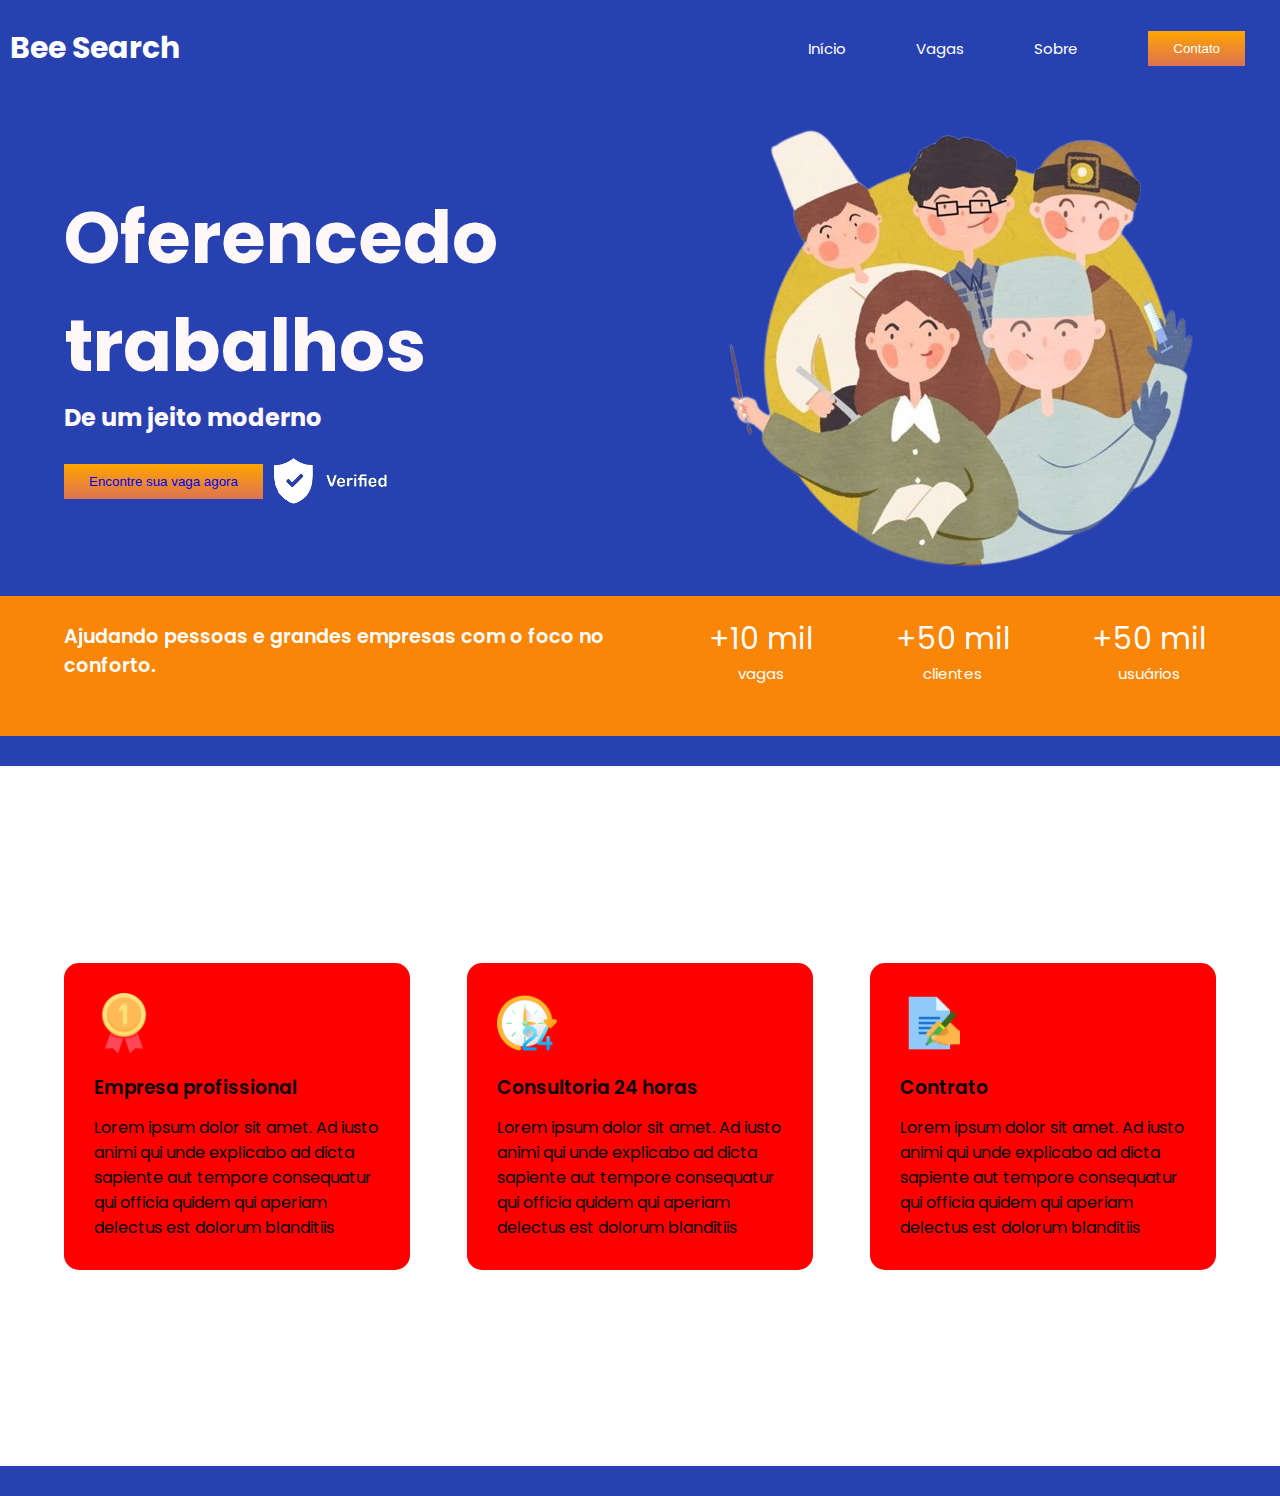
<file: index.html>
<!DOCTYPE html>
<html lang="pt-BR">

<head>
    <meta charset="UTF-8">
    <meta name="viewport" content="width=device-width, initial-scale=1.0">
    <title>Bee Search</title>
    <link rel="stylesheet" href="styles.css">
    <link href="https://fonts.googleapis.com/css2?family=Roboto:wght@400;700&display=swap" rel="stylesheet">
    <link rel="shortcut icon" href="img/logo.ico" type="image/x-icon">
</head>
<body>
    <div class="background-verde">
        <header>
            <nav>
                <div class="logo">
                    <a href="index.html">Bee Search</a>
                </div>
                <ul class="ul">
                    <li><a href="#">Início</a></li>
                    <li><a href="vagas.html">Vagas</a></li>
                    <li><a href="#">Sobre</a></li>
                    <li><a href="#"> <button class="btn-gradient">Contato</button></a></li>
                </ul>
                <div class="menu-icon">
                <img src="img/menu.png" alt="icone de menu">
                </div>
            </nav>
    </div>
    <main>
        <div div class="main-img">
            <div class="container">
                <div class="main-text">
                    <h1>Oferencedo trabalhos</h1>
                    <h2>De um jeito moderno</h2>
                    <div>
                        <button class="btn-gradient"><a href="vagas.html">Encontre sua vaga agora</a></button>
                        <img src="img/verificado.png" alt="Verificado">
                    </div>
                </div>
                <img src="img/imagem.png" alt="homens sorrindo">
            </div>
                
        </div>
    </div>
    <section class="resultados">
        <div class="container">
            <div class="resultados-text">
                Ajudando pessoas e grandes empresas com o foco no conforto.
            </div>
            <div class="resultados-numero">
                <p>
                    <span>+10 mil</span> <br>
                    vagas
                </p>
                <p>
                    <span>+50 mil</span> <br>
                    clientes
                </p>
                <p>
                    <span>+50 mil</span> <br>
                    usuários
                </p>
            </div>
        </div>
    </section>
    <section class="diferenciais">
        <div class="container">
            <div class="card">
                <img src="img/medal.png" alt="medalha">
                <h3 class="titulo">Empresa profissional</h3>
                <p>
                    Lorem ipsum dolor sit amet. Ad iusto animi qui unde explicabo 
                    ad dicta sapiente aut tempore consequatur qui officia quidem qui 
                    aperiam delectus est dolorum blanditiis
                </p>
            </div>
            <div class="card">
                <img src="img/24h.png" alt="24 horas">
                <h3 class="titulo"> Consultoria 24 horas</h3>
                <p>
                    Lorem ipsum dolor sit amet. Ad iusto animi qui unde explicabo 
                    ad dicta sapiente aut tempore consequatur qui officia quidem qui
                    aperiam delectus est dolorum blanditiis
                </p>
            </div>
            <div class="card">
                <img src="img/contrato.png" alt="Contrato">
                <h3 class="titulo"> Contrato</h3>
                <p>
                    Lorem ipsum dolor sit amet. Ad iusto animi qui unde explicabo 
                    ad dicta sapiente aut tempore consequatur qui officia quidem qui
                    aperiam delectus est dolorum blanditiis
                </p>
            </div>
        </div>
    </section>
</main>
<script src="main.js"></script>
</header>
</body>
</html>
</file>
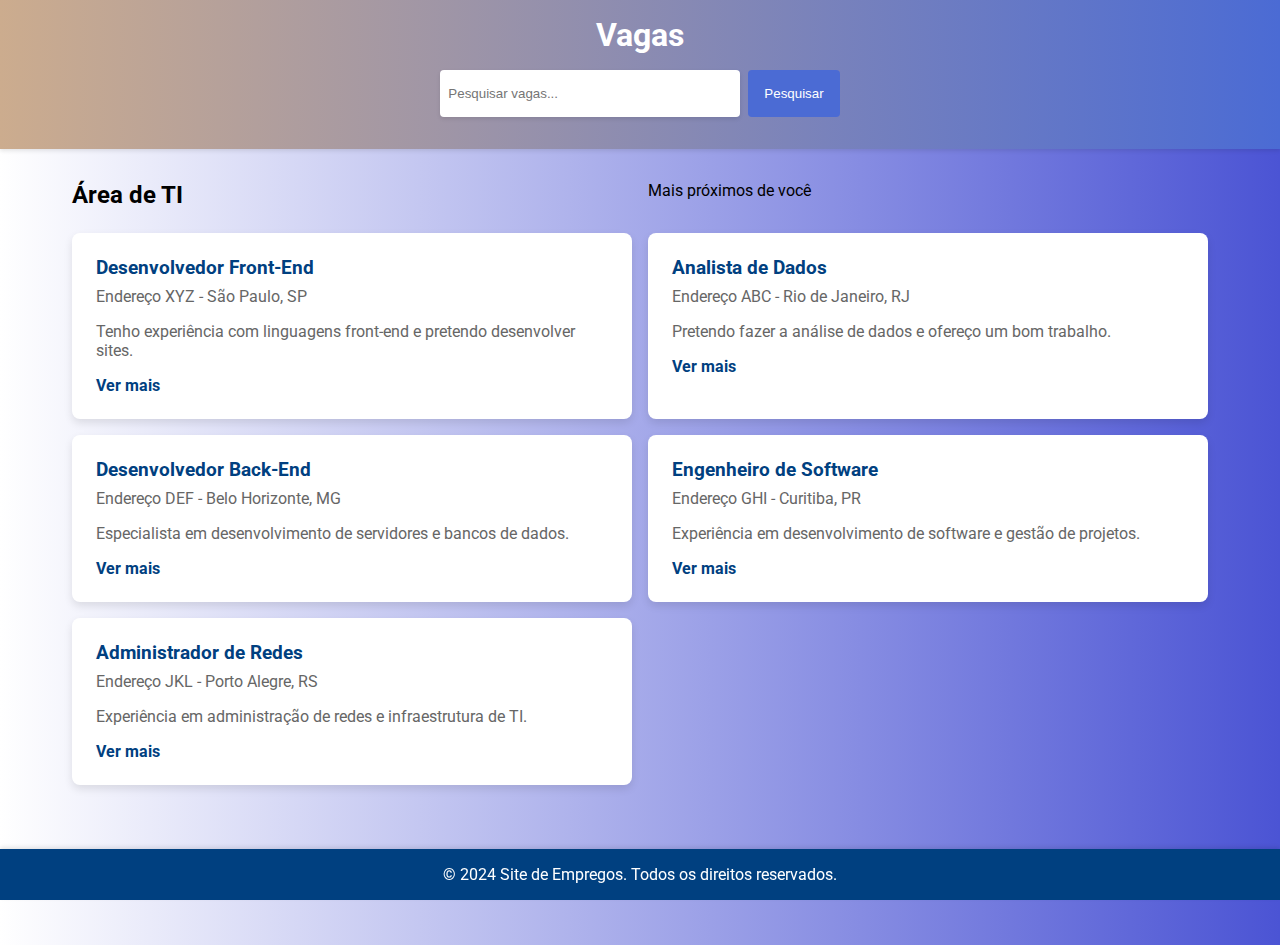
<file: vagas.html>
<!DOCTYPE html>
<html lang="pt-BR">
<head>
    <meta charset="UTF-8">
    <meta name="viewport" content="width=device-width, initial-scale=1.0">
    <title>Site de Empregos</title>
    <link rel="stylesheet" href="styles.css">
    <link href="https://fonts.googleapis.com/css2?family=Roboto:wght@400;700&display=swap" rel="stylesheet">
    <style>
        body {
            font-family: 'Roboto', sans-serif;
            margin: 0;
            padding: 0;
            background-color: #f0f2f5;
            background: linear-gradient(to right, #ffffff, #4b54d4);
        }

        header {
            background: linear-gradient(to right, #ccac8e, #4b6bd4);
            color: #fff;
            padding: 1rem 0;
            text-align: center;
            box-shadow: 0 2px 4px rgba(0, 0, 0, 0.1);
        }

        nav ul {
            list-style: none;
            padding: 0;
            display: flex;
            justify-content: center;
            margin: 0;
        }

        nav ul li {
            margin: 0 1rem;
        }

        nav ul li a {
            color: #fff;
            text-decoration: none;
            font-weight: bold;
            transition: color 0.3s;
        }

        nav ul li a:hover {
            color: #ffcc00;
        }

        .search-bar {
            margin: 1rem 0;
            display: flex;
            justify-content: center;
        }

        .search-bar input[type="text"] {
            width: 300px;
            padding: 0.5rem;
            border: none;
            border-radius: 4px;
            box-shadow: 0 2px 4px rgba(0, 0, 0, 0.1);
        }

        .search-bar button {
            padding: 1.0rem 1rem;
            border: none;
            border-radius: 4px;
            margin-left: 0.5rem;
            background-color: #4b6bd4;
            color: #fff;
            cursor: pointer;
            transition: background-color 0.3s;
        }

        .search-bar button:hover {
            background-color: #3a4fa3;
        }

        main {
            padding: 2rem;
            max-width: 1200px;
            margin: 0 auto;
            padding-bottom: 10rem; 
        }

        .job-listings {
            display: grid;
            grid-template-columns: repeat(2, 1fr);
            gap: 1rem;
        }

        .job-listings h2, .job-listings p {
            margin: 0;
            padding-bottom: 0.5rem;
        }

        .job {
            background-color: #fff;
            padding: 1.5rem;
            border-radius: 8px;
            box-shadow: 0 4px 8px rgba(0, 0, 0, 0.1);
            transition: transform 0.3s, box-shadow 0.3s;
        }

        .job:hover {
            transform: translateY(-5px);
            box-shadow: 0 6px 12px rgba(0, 0, 0, 0.15);
        }

        .job h3 {
            margin: 0;
            color: #004080;
        }

        .job p {
            margin: 0.5rem 0;
            color: #666;
        }

        .job a {
            margin-top: 1rem;
            color: #004080;
            text-decoration: none;
            font-weight: bold;
            transition: color 0.3s;
        }

        .job a:hover {
            color: #ffcc00;
        }

        footer {
            background-color: #004080;
            color: #fff;
            text-align: center;
            padding: 1rem 0;
            position: fixed;
            width: 100%;
            bottom: 0;
            box-shadow: 0 -2px 4px rgba(0, 0, 0, 0.1);
        }
    </style>
</head>
<body>
    <header>
        <h1>Vagas</h1>
        <div class="search-bar">
            <input type="text" id="searchInput" placeholder="Pesquisar vagas...">
            <button onclick="searchJobs()">Pesquisar</button>
        </div>
    </header>
    <main>
        <section class="job-listings">
            <h2>Área de TI</h2>
            <p>Mais próximos de você</p>
            <article class="job">
                <h3>Desenvolvedor Front-End</h3>
                <p>Endereço XYZ - São Paulo, SP</p>
                <p>Tenho experiência com linguagens front-end e pretendo desenvolver sites.</p>
                <a href="#">Ver mais</a>
            </article>
            <article class="job">
                <h3>Analista de Dados</h3>
                <p>Endereço ABC - Rio de Janeiro, RJ</p>
                <p>Pretendo fazer a análise de dados e ofereço um bom trabalho.</p>
                <a href="#">Ver mais</a>
            </article>
            <article class="job">
                <h3>Desenvolvedor Back-End</h3>
                <p>Endereço DEF - Belo Horizonte, MG</p>
                <p>Especialista em desenvolvimento de servidores e bancos de dados.</p>
                <a href="#">Ver mais</a>
            </article>
            <article class="job">
                <h3>Engenheiro de Software</h3>
                <p>Endereço GHI - Curitiba, PR</p>
                <p>Experiência em desenvolvimento de software e gestão de projetos.</p>
                <a href="#">Ver mais</a>
            </article>
            <article class="job">
                <h3>Administrador de Redes</h3>
                <p>Endereço JKL - Porto Alegre, RS</p>
                <p>Experiência em administração de redes e infraestrutura de TI.</p>
                <a href="#">Ver mais</a>
            </article>
        </section>
    </main>
    <footer>
        <p>© 2024 Site de Empregos. Todos os direitos reservados.</p>
    </footer>

    <script>
        function searchJobs() {
            const input = document.getElementById('searchInput').value.toLowerCase();
            const jobListings = document.querySelectorAll('.job');

            jobListings.forEach(job => {
                const title = job.querySelector('h3').textContent.toLowerCase();
                const description = job.querySelector('p').textContent.toLowerCase();

                if (title.includes(input) || description.includes(input)) {
                    job.style.display = 'block';
                } else {
                    job.style.display = 'none';
                }
            });
        }
    </script>
</body>
</html>
</file>
<file: styles.css>
@import url('https://fonts.googleapis.com/css2?family=Poppins:ital,wght@0,700;1,200&display=swap');

* {
    margin: 0;
    padding: 0;
    box-sizing: border-box;
    text-decoration: none;
    list-style: none;
}

body {
    font-family: "Poppins", sans-serif;
    background:  #2841b0;
}

:root {
    
    --blue:#1b37b4;
    --orange: orange;
    --degrade-btn: linear-gradient(orange, rgb(221, 115, 82));
    --color-p: #3a2828;
    --color-p-2: #868585;
}

.background-verde {
    background: var(--azul);
    background-size: cover;
}

.container {
    max-width: 1440px;
    padding: 0 5%;
    margin: 0 auto;
}

.btn-gradient {
    padding: 10px 25px;
    color: rgb(255, 255, 255);
    border: none;
    cursor: pointer;
    background-image: var(--degrade-btn);
}

nav {
    display: flex;
    justify-content: space-between;
    align-items: center;
    padding: 25px 0;
}

.logo a {
    font-size: 30px;
    font-weight: bold;
    margin-left: 10px;
    color: rgb(255, 255, 255);
}

.ul {
    display: flex;
    align-items: center;
}

.ul li {
    margin: 0 35px;
    font-size: 15px;
}

.ul li a {
    color: white;
}

.diferenciais .container {
    background-color: white;
    max-width: 600%;
    display: flex;
    justify-content: space-between;
    height: 700px;
    margin: 30px auto;
}

.diferenciais .card {
    width: 30%;
    cursor: pointer;
    padding: 30px;
    border-radius: 15px;
    background-color: red;
}

.diferenciais .card img {
    width: 60px;
}

.diferenciais .card .titulo {
    margin: 13px 0;
    font-weight: 600;
}

.resultados {
    background-color: #FA8607 !important;
    padding: 20px 0;
    bottom: 0;
    width: 100%;
    height: 140px;
}

.resultados .container {
    display: flex;
    align-items: center;
    justify-content: space-between;
    max-width: 1440px;
    margin: 0 auto;
    padding: 0 5%;
}

.resultados .resultados-text {
    color: white;
    font-size: 1.2rem;
    font-weight: 600;
}

.resultados .resultados-numero {
    display: flex;
    align-items: center;
    justify-content: space-between;
    color: white;
    width: 45%;
}

.resultados .resultados-numero p {
    text-align: center;
    margin: 0 10px;
    font-size: 15px;
}

.resultados .resultados-numero p span {
    font-size: 30px;
    font-weight: 400;
}

main .container {
    display: flex;
    align-items: center;
    justify-content: space-between;
    margin-top: 0px;
    background-color: var(--amarelo);
}

.main-text {
    width: 50%;
    color: rgb(255, 248, 248);
}

.main-text h1 {
    font-size: 4.5rem;
}

.main-text div {
    display: flex;
    align-items: center;
    margin-top: 20px;
}

.main-img {
    width: 100%;
    background-color: var(--amarelo); /* Define a cor de fundo da imagem */
}

.menu-icon {
    display: none;
}

@media (max-width: 960px) {
    .menu-icon {
        display: block;
        z-index: 10;
    }
    .ul {
        position: fixed;
        background-color: var(--amarelo);
        top: 0;
        width: 100%;
        height: 100%;
        left: 100%;
        transition: 0.3s;
        flex-direction: column;
        justify-content: center;
    }
    .ul li {
        font-size: 20px;
        margin: 20px 0;
    }
    .ul.ativo {
        left: 0;
        flex-direction: column;
        align-items: center;
    }
    main .container {
        flex-direction: column;
    }
    main .container .main-text,
    main .container .main-img {
        width: 100%;
    }
    main .container .main-text {
        width: 100%;
        text-align: center;
    }
    main .container .main-text h1 {
        font-size: 4rem;
    }
    main .container .main-text div {
        justify-content: center;
    }

    .resultados .resultados-text {
        color: white;
        font-size: 0.9rem;
        font-weight: 600;
        width: 50%;
    }

    .resultados .resultados-numero {
        display: flex;
        align-items: center;
        justify-content: center;
        color: white;
    }

    .resultados .resultados-numero p{
        text-align: center;
        margin: 0 30px;
        font-size: 20px;
    }

     .resultados .resultados-numero p span {
    font-size: 30px;
    font-weight: 600;
    }
    
    .resultados{
        background-color: #FA8607 !important;
        }
};
</file>
